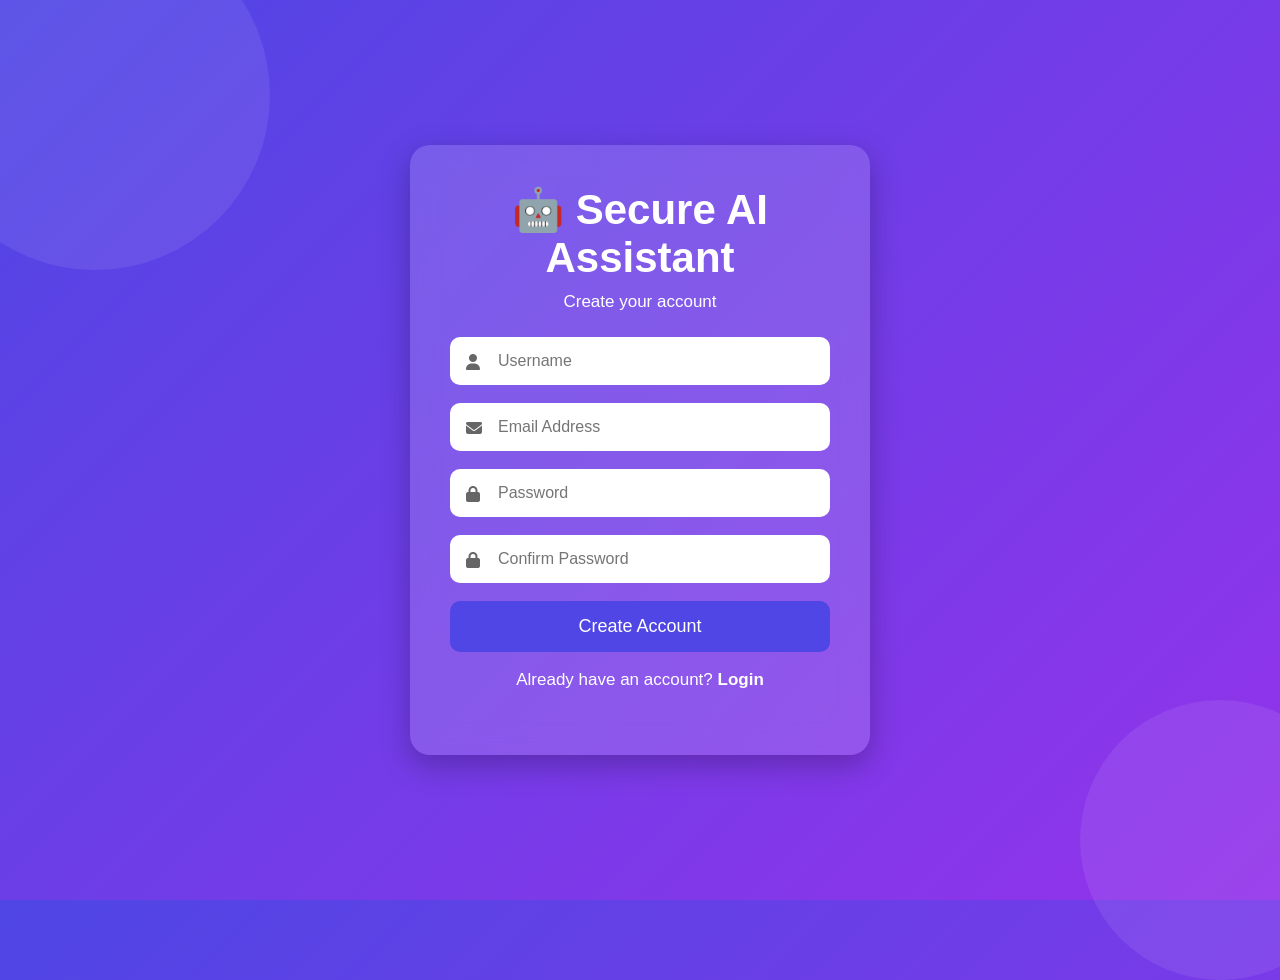
<file: frontend/index.html>
<!DOCTYPE html>
<html lang="en">
<head>
    <meta charset="UTF-8">
    <meta name="viewport" content="width=device-width, initial-scale=1.0">
    <title>Secure AI Assistant</title>
</head>

<body>

<script>
    const loggedIn = localStorage.getItem("loggedIn");

    if (loggedIn === "true") {
        window.location.href = "dashboard.html";
    } else {
        window.location.href = "signup.html";
    }
</script>

</body>
</html>
</file>
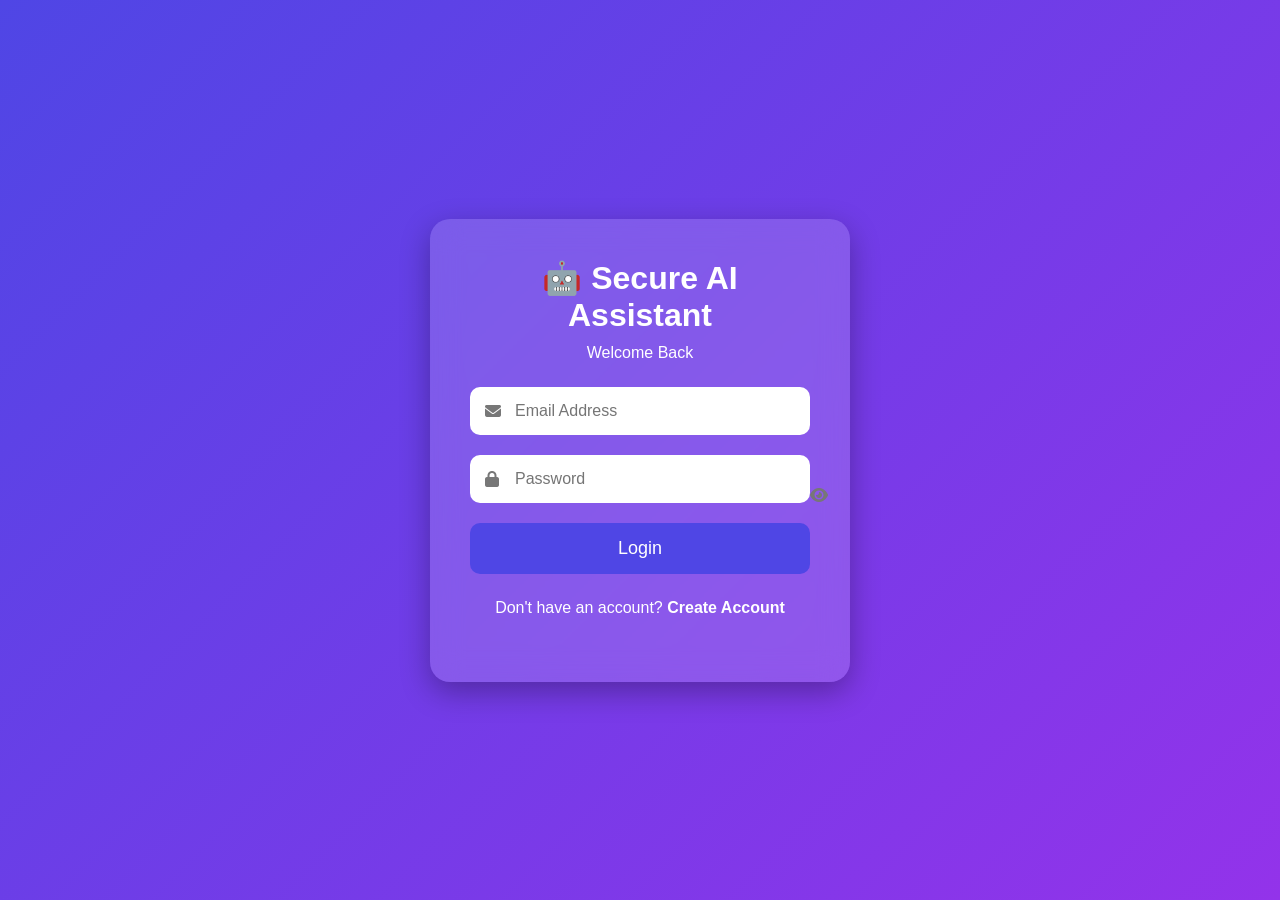
<file: frontend/login.html>
<!DOCTYPE html>
<html lang="en">

<head>

    <meta charset="UTF-8">
    <meta name="viewport" content="width=device-width, initial-scale=1.0">

    <title>Login | Secure AI Assistant</title>

    <link rel="stylesheet" href="css/login.css">

    <link rel="stylesheet"
        href="https://cdnjs.cloudflare.com/ajax/libs/font-awesome/6.5.2/css/all.min.css">

</head>

<body>

    <div class="container">

        <div class="login-card">

            <h1>🤖 Secure AI Assistant</h1>

            <p>Welcome Back</p>

            <form id="loginForm">

                <!-- Email -->

                <div class="input-group">

                    <i class="fa-solid fa-envelope"></i>

                    <input
                        type="email"
                        id="email"
                        placeholder="Email Address"
                        required>

                </div>

                <!-- Password -->

                <div class="input-group">

                    <i class="fa-solid fa-lock"></i>

                    <input
                        type="password"
                        id="password"
                        placeholder="Password"
                        required>

                    <span
                        class="toggle-password"
                        data-target="password">

                        <i class="fa-solid fa-eye"></i>

                    </span>

                </div>

                <button
                    id="loginBtn"
                    type="submit">

                    Login

                </button>

                <div
                    id="loading"
                    style="display:none;">

                    <div class="spinner"></div>

                    Logging in...

                </div>

                <div id="message"></div>

            </form>

            <p class="signup-link">

                Don't have an account?

                <a href="index.html">

                    Create Account

                </a>

            </p>

        </div>

    </div>

    <script src="js/login.js"></script>

</body>

</html>
</file>
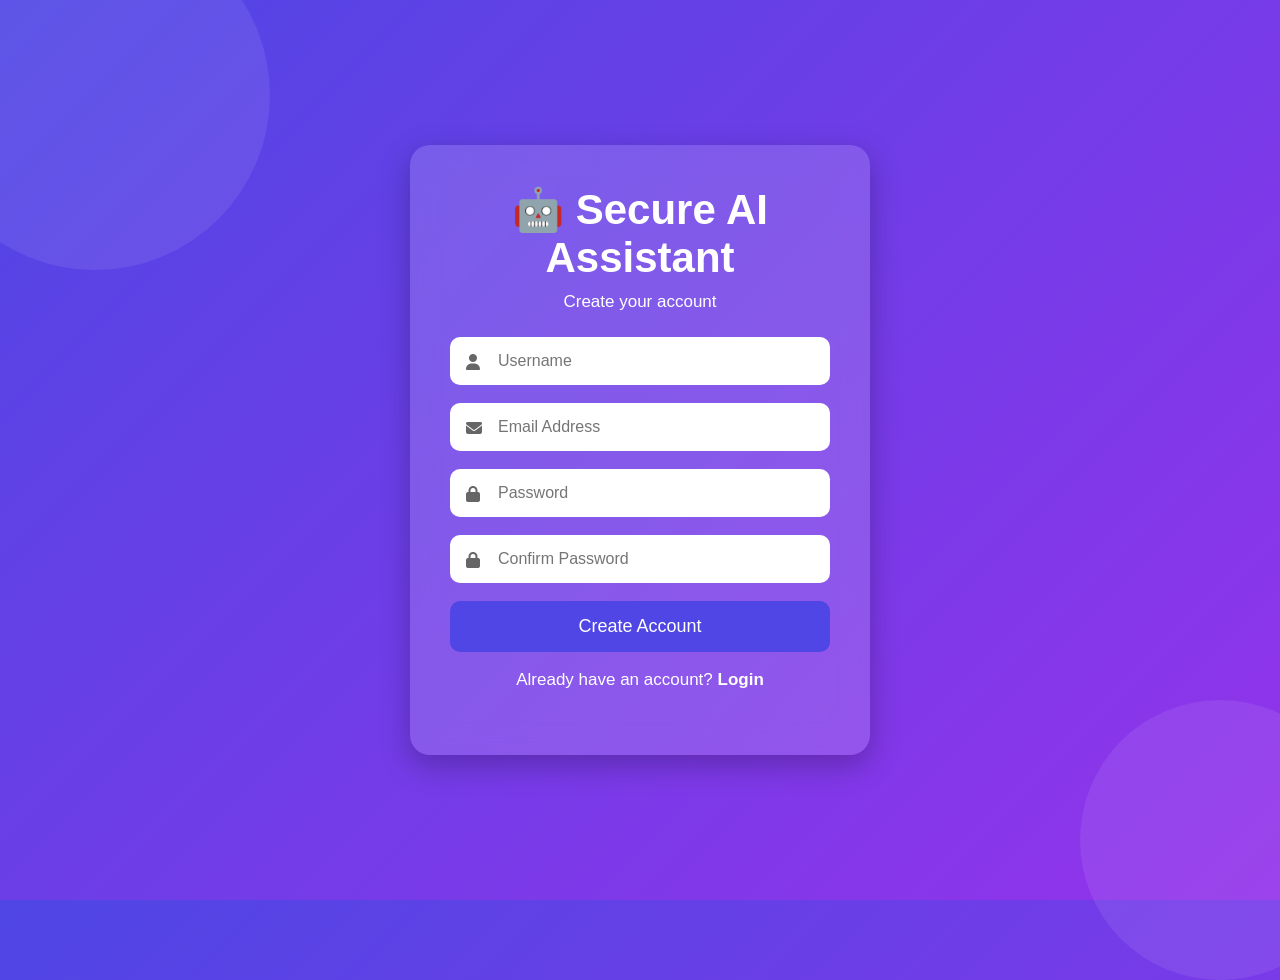
<file: frontend/signup.html>
<!DOCTYPE html>
<html lang="en">

<head>
    <meta charset="UTF-8">
    <meta name="viewport" content="width=device-width, initial-scale=1.0">

    <title>Sign Up | Secure AI Assistant</title>

    <link rel="stylesheet" href="css/signup.css">

    <link rel="stylesheet"
          href="https://cdnjs.cloudflare.com/ajax/libs/font-awesome/6.5.2/css/all.min.css">
</head>

<body>

<div class="container">

    <div class="signup-card">

        <h1>🤖 Secure AI Assistant</h1>

        <p>Create your account</p>

        <form id="signupForm">

            <div class="input-group">
                <i class="fa-solid fa-user"></i>
                <input
                    type="text"
                    id="username"
                    placeholder="Username"
                    required>
            </div>

            <div class="input-group">
                <i class="fa-solid fa-envelope"></i>
                <input
                    type="email"
                    id="email"
                    placeholder="Email Address"
                    required>
            </div>

            <div class="input-group">
                <i class="fa-solid fa-lock"></i>
                <input
                    type="password"
                    id="password"
                    placeholder="Password"
                    required>
            </div>

            <div class="input-group">
                <i class="fa-solid fa-lock"></i>
                <input
                    type="password"
                    id="confirmPassword"
                    placeholder="Confirm Password"
                    required>
            </div>

            <button type="submit">
                Create Account
            </button>

            <div id="message"></div>

        </form>

        <p>
            Already have an account?
            <a href="login.html">Login</a>
        </p>

    </div>

</div>

<script src="js/signup.js"></script>

</body>
</html>
</file>
<file: frontend/css/login.css>
*{
    margin:0;
    padding:0;
    box-sizing:border-box;
    font-family:'Poppins',sans-serif;
}

body{
    display:flex;
    justify-content:center;
    align-items:center;
    min-height:100vh;
    background:linear-gradient(135deg,#4f46e5,#9333ea);
}

.container{
    width:100%;
    display:flex;
    justify-content:center;
    align-items:center;
}

.login-card{
    width:420px;
    background:rgba(255,255,255,.15);
    backdrop-filter:blur(15px);
    border-radius:20px;
    padding:40px;
    color:white;
    box-shadow:0 10px 30px rgba(0,0,0,.3);
}

.login-card h1{
    text-align:center;
    margin-bottom:10px;
}

.login-card p{
    text-align:center;
    margin-bottom:25px;
}

.input-group{
    position:relative;
    margin-bottom:20px;
}

.input-group i:first-child{
    position:absolute;
    top:16px;
    left:15px;
    color:#777;
}

.input-group input{
    width:100%;
    padding:15px 45px;
    border:none;
    outline:none;
    border-radius:10px;
    font-size:16px;
}

.toggle-password{
    position:absolute;
    top:16px;
    right:15px;
    cursor:pointer;
    color:#777;
}

button{
    width:100%;
    padding:15px;
    border:none;
    border-radius:10px;
    background:#4f46e5;
    color:white;
    font-size:18px;
    cursor:pointer;
    transition:.3s;
}

button:hover{
    background:#3730a3;
}

#loading{
    margin-top:20px;
    display:flex;
    justify-content:center;
    align-items:center;
    gap:10px;
}

.spinner{
    width:18px;
    height:18px;
    border:3px solid rgba(255,255,255,.3);
    border-top:3px solid white;
    border-radius:50%;
    animation:spin .8s linear infinite;
}

@keyframes spin{
    to{
        transform:rotate(360deg);
    }
}

#message{
    margin-top:15px;
    text-align:center;
    font-weight:bold;
}

.signup-link{
    margin-top:25px;
}

.signup-link a{
    color:white;
    font-weight:bold;
    text-decoration:none;
}

.signup-link a:hover{
    text-decoration:underline;
}
</file>
<file: frontend/css/signup.css>
/* =========================
   GLOBAL
========================= */

* {
    margin: 0;
    padding: 0;
    box-sizing: border-box;
    font-family: "Poppins", sans-serif;
}

body {
    min-height: 100vh;
    display: flex;
    justify-content: center;
    align-items: center;
    background: linear-gradient(135deg, #4f46e5, #9333ea);
    overflow: hidden;
}

/* Background circles */

body::before,
body::after {
    content: "";
    position: absolute;
    border-radius: 50%;
    background: rgba(255,255,255,0.08);
}

body::before {
    width: 350px;
    height: 350px;
    top: -80px;
    left: -80px;
}

body::after {
    width: 280px;
    height: 280px;
    bottom: -80px;
    right: -80px;
}

/* =========================
   CONTAINER
========================= */

.container {
    width: 100%;
    display: flex;
    justify-content: center;
    align-items: center;
    z-index: 10;
}

/* =========================
   CARD
========================= */

.signup-card {

    width: 460px;

    padding: 40px;

    background: rgba(255,255,255,.15);

    backdrop-filter: blur(15px);

    border-radius: 20px;

    box-shadow: 0 10px 30px rgba(0,0,0,.25);

    color: white;

}

.signup-card h1 {

    text-align: center;

    font-size: 42px;

    margin-bottom: 10px;

}

.signup-card p {

    text-align: center;

    margin-bottom: 25px;

    font-size: 17px;

}

/* =========================
   INPUTS
========================= */

.input-group {

    position: relative;

    margin-bottom: 18px;

}

.input-group i:first-child {

    position: absolute;

    left: 16px;

    top: 17px;

    color: #666;

}

.input-group input {

    width: 100%;

    padding: 15px 48px;

    border: none;

    outline: none;

    border-radius: 10px;

    font-size: 16px;

    background: white;

}

/* =========================
   PASSWORD TOGGLE
========================= */

.toggle-password {

    position: absolute;

    right: 16px;

    top: 17px;

    cursor: pointer;

    color: #666;

}

/* =========================
   PASSWORD STRENGTH
========================= */

.password-strength {

    margin-top: -5px;

    margin-bottom: 18px;

}

#strengthBar {

    width: 100%;

    height: 8px;

    background: rgba(255,255,255,.3);

    border-radius: 20px;

    overflow: hidden;

}

#strength {

    width: 0%;

    height: 100%;

    background: red;

    transition: .4s;

}

#strengthText {

    display: block;

    margin-top: 8px;

    font-size: 13px;

}

/* =========================
   BUTTON
========================= */

button {

    width: 100%;

    padding: 15px;

    border: none;

    border-radius: 10px;

    background: #4f46e5;

    color: white;

    font-size: 18px;

    cursor: pointer;

    transition: .3s;

}

button:hover {

    background: #3730a3;

}

/* =========================
   LOADING
========================= */

#loading {

    display: none;

    justify-content: center;

    align-items: center;

    gap: 10px;

    margin-top: 20px;

}

.spinner {

    width: 18px;

    height: 18px;

    border: 3px solid rgba(255,255,255,.4);

    border-top: 3px solid white;

    border-radius: 50%;

    animation: spin .8s linear infinite;

}

@keyframes spin {

    to {

        transform: rotate(360deg);

    }

}

/* =========================
   MESSAGE
========================= */

#message {

    margin-top: 18px;

    text-align: center;

    font-weight: bold;

}

/* =========================
   LOGIN LINK
========================= */

.signup-card a {

    color: white;

    font-weight: bold;

    text-decoration: none;

}

.signup-card a:hover {

    text-decoration: underline;

}

/* =========================
   MOBILE
========================= */

@media (max-width: 500px) {

    .signup-card {

        width: 92%;

        padding: 30px;

    }

    .signup-card h1 {

        font-size: 34px;

    }

}
</file>
